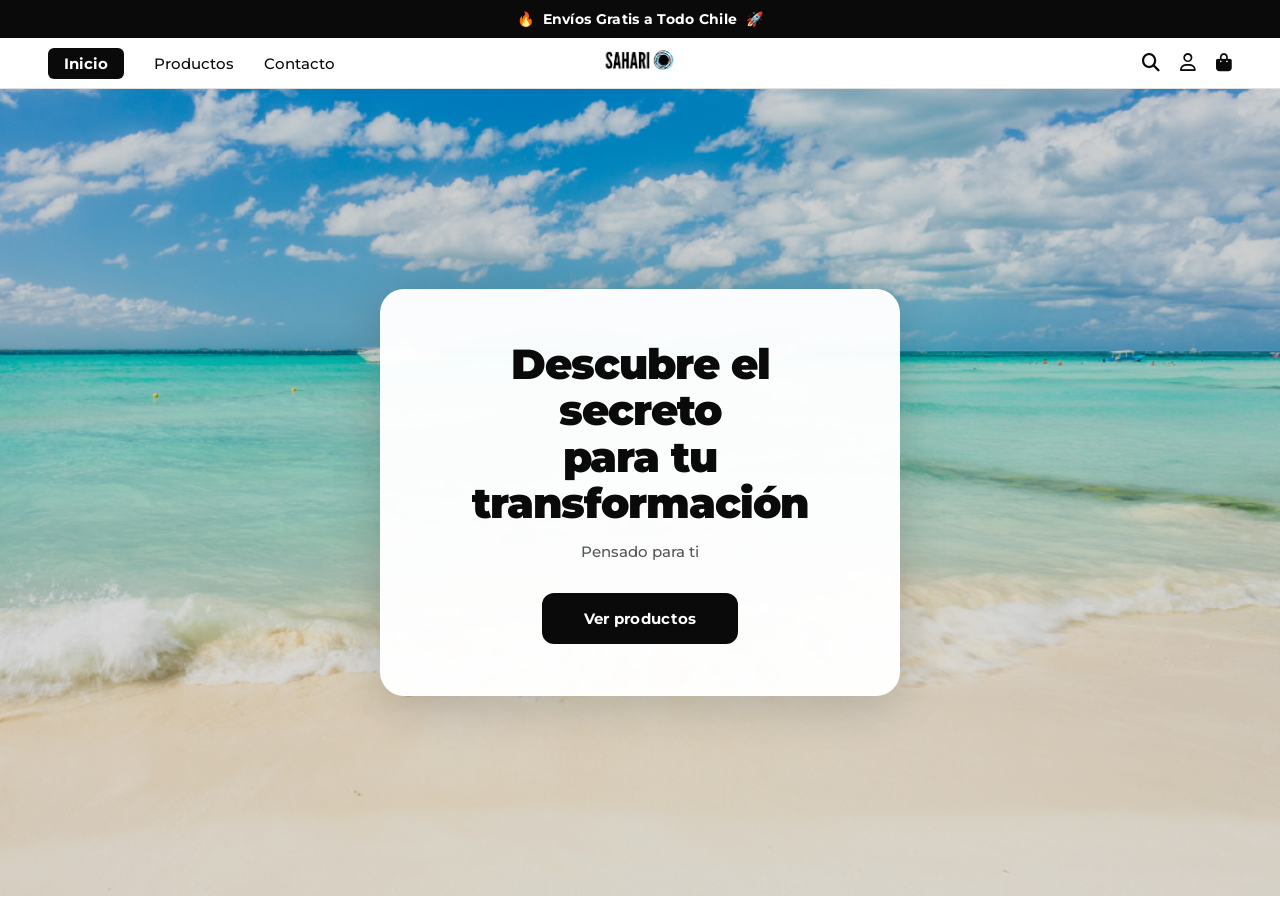
<file: index.html>
<!DOCTYPE html>
<html lang="es">
<head>
  <meta charset="UTF-8" />
  <meta name="viewport" content="width=device-width, initial-scale=1.0"/>
  <title>SAHARI – Inicio</title>
  <link rel="stylesheet" href="styles.css" />
  <!-- Font Awesome -->
  <link rel="stylesheet" href="https://cdnjs.cloudflare.com/ajax/libs/font-awesome/6.5.0/css/all.min.css"/>
  <!-- Google Fonts -->
  <link href="https://fonts.googleapis.com/css2?family=Bebas+Neue&family=Montserrat:wght@400;500;600;700;800;900&display=swap" rel="stylesheet"/>
  <style>
    /* Estilos específicos index */
    .hero {
      background: linear-gradient(to bottom, #b8dce8 0%, #6ab8d4 40%, #3a8fa8 100%);
    }
  </style>
</head>
<body>

  <!-- ANNOUNCEMENT BAR -->
  <div class="announcement-bar">
    🔥 &nbsp;<strong>Envíos Gratis a Todo Chile</strong>&nbsp; 🚀
  </div>

  <!-- NAVBAR -->
  <nav class="navbar">
    <ul class="nav-links">
      <li><a href="index.html" class="active">Inicio</a></li>
      <li><a href="productos.html">Productos</a></li>
      <li><a href="contacto.html">Contacto</a></li>
    </ul>

    <div class="nav-logo">
      <a href="index.html">
        <img src="img/logo.png" alt="SAHARI Logo" />
      </a>
    </div>

    <div class="nav-icons">
      <a href="#" aria-label="Buscar"><i class="fa-solid fa-magnifying-glass"></i></a>
      <a href="#" aria-label="Cuenta"><i class="fa-regular fa-user"></i></a>
      <a href="#" aria-label="Carrito"><i class="fa-solid fa-bag-shopping"></i></a>
    </div>
  </nav>

  <!-- HERO SECTION -->
  <section class="hero">
    <!-- Fondo: imagen de playa/persona -->
    <img
      src="img/hero-bg.jpg"
      alt="Hero background"
      class="hero-bg"
      onerror="this.style.display='none'"
    />

    <!-- Card central -->
    <div class="hero-card">
      <h1>Descubre el secreto<br/>para tu<br/>transformación</h1>
      <p>Pensado para ti</p>
      <a href="productos.html" class="btn-primary">Ver productos</a>
    </div>
  </section>

</body>
</html>
</file>
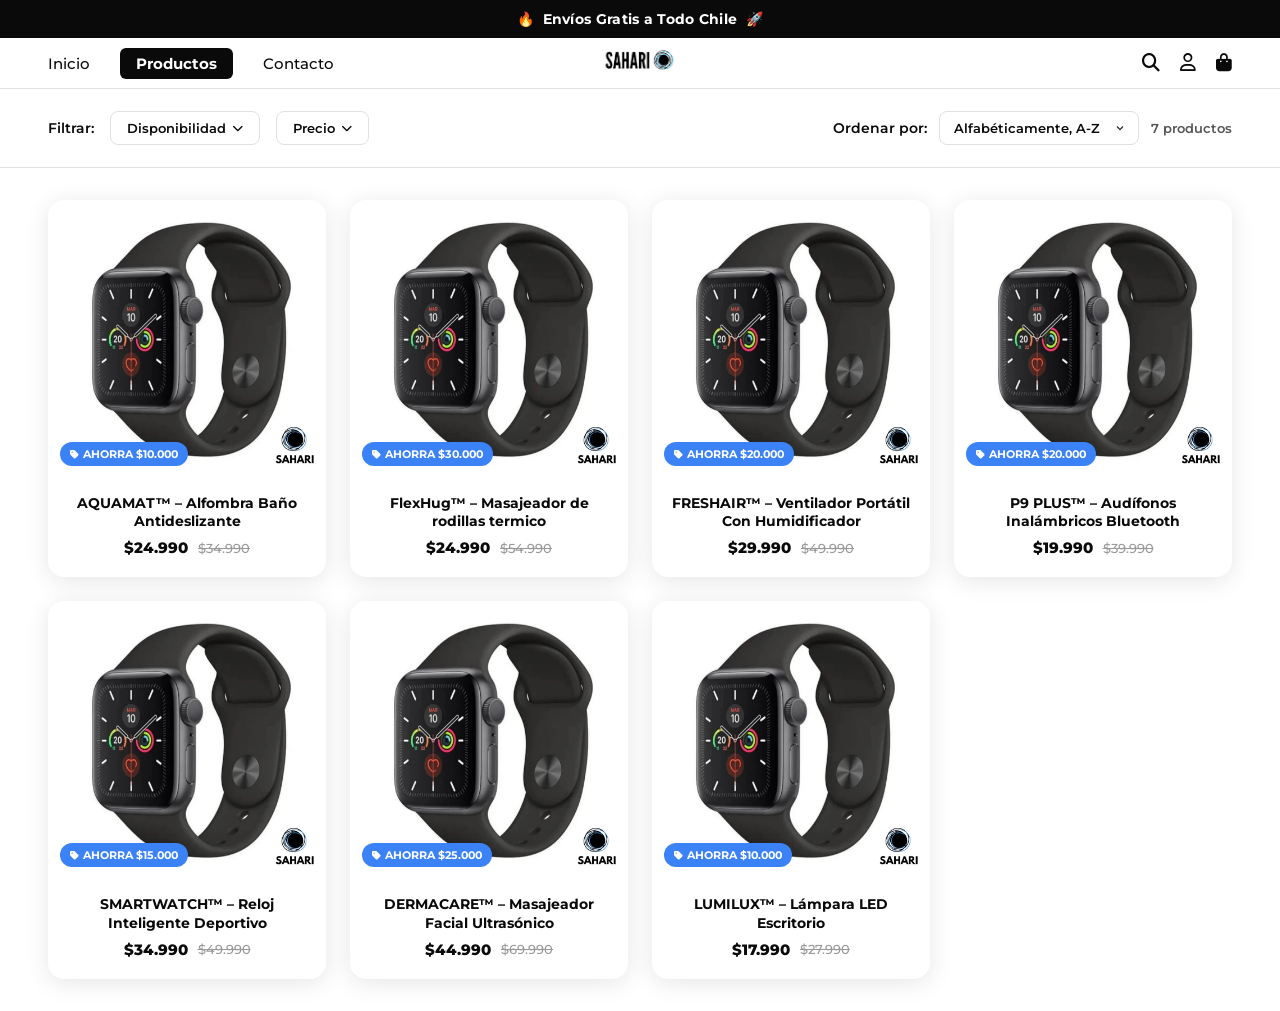
<file: productos.html>
<!DOCTYPE html>
<html lang="es">
<head>
  <meta charset="UTF-8" />
  <meta name="viewport" content="width=device-width, initial-scale=1.0"/>
  <title>SAHARI – Productos</title>
  <link rel="stylesheet" href="styles.css" />
  <link rel="stylesheet" href="https://cdnjs.cloudflare.com/ajax/libs/font-awesome/6.5.0/css/all.min.css"/>
  <link href="https://fonts.googleapis.com/css2?family=Bebas+Neue&family=Montserrat:wght@400;500;600;700;800;900&display=swap" rel="stylesheet"/>
</head>
<body>

  <!-- ANNOUNCEMENT BAR -->
  <div class="announcement-bar">
    🔥 &nbsp;<strong>Envíos Gratis a Todo Chile</strong>&nbsp; 🚀
  </div>

  <!-- NAVBAR -->
  <nav class="navbar">
    <ul class="nav-links">
      <li><a href="index.html">Inicio</a></li>
      <li><a href="productos.html" class="active">Productos</a></li>
      <li><a href="contacto.html">Contacto</a></li>
    </ul>

    <div class="nav-logo">
      <a href="index.html">
        <img src="img/logo.png" alt="SAHARI Logo" />
      </a>
    </div>

    <div class="nav-icons">
      <a href="#" aria-label="Buscar"><i class="fa-solid fa-magnifying-glass"></i></a>
      <a href="#" aria-label="Cuenta"><i class="fa-regular fa-user"></i></a>
      <a href="#" aria-label="Carrito"><i class="fa-solid fa-bag-shopping"></i></a>
    </div>
  </nav>

  <!-- FILTROS / HEADER -->
  <div class="products-header">
    <div class="filter-group">
      <span>Filtrar:</span>
      <button class="filter-btn">Disponibilidad <i class="fa-solid fa-chevron-down" style="font-size:11px;"></i></button>
      <button class="filter-btn">Precio <i class="fa-solid fa-chevron-down" style="font-size:11px;"></i></button>
    </div>
    <div class="sort-group">
      <span>Ordenar por:</span>
      <select class="sort-select">
        <option>Alfabéticamente, A-Z</option>
        <option>Alfabéticamente, Z-A</option>
        <option>Precio: Menor a Mayor</option>
        <option>Precio: Mayor a Menor</option>
      </select>
      <span class="products-count">7 productos</span>
    </div>
  </div>

  <!-- PRODUCTOS GRID -->
  <div class="products-grid">

    <!-- Producto 1 -->
    <div class="product-card">
      <div class="product-image-wrapper">
        <img src="img/smartwatch-negro.jpg" alt="Smartwatch Negro" class="img-default" />
        <img src="img/smartwatch-rosa.jpg" alt="Smartwatch Rosa" class="img-hover" />
        <div class="savings-badge">
          <i class="fa-solid fa-tag" style="font-size:10px;"></i> AHORRA $10.000
        </div>
      </div>
      <div class="product-info">
        <h3>AQUAMAT™ – Alfombra Baño Antideslizante</h3>
        <div class="product-prices">
          <span class="price-current">$24.990</span>
          <span class="price-old">$34.990</span>
        </div>
      </div>
    </div>

    <!-- Producto 2 -->
    <div class="product-card">
      <div class="product-image-wrapper">
        <img src="img/smartwatch-negro.jpg" alt="Smartwatch Negro" class="img-default" />
        <img src="img/smartwatch-rosa.jpg" alt="Smartwatch Rosa" class="img-hover" />
        <div class="savings-badge">
          <i class="fa-solid fa-tag" style="font-size:10px;"></i> AHORRA $30.000
        </div>
      </div>
      <div class="product-info">
        <h3>FlexHug™ – Masajeador de rodillas termico</h3>
        <div class="product-prices">
          <span class="price-current">$24.990</span>
          <span class="price-old">$54.990</span>
        </div>
      </div>
    </div>

    <!-- Producto 3 -->
    <div class="product-card">
      <div class="product-image-wrapper">
        <img src="img/smartwatch-negro.jpg" alt="Smartwatch Negro" class="img-default" />
        <img src="img/smartwatch-rosa.jpg" alt="Smartwatch Rosa" class="img-hover" />
        <div class="savings-badge">
          <i class="fa-solid fa-tag" style="font-size:10px;"></i> AHORRA $20.000
        </div>
      </div>
      <div class="product-info">
        <h3>FRESHAIR™ – Ventilador Portátil Con Humidificador</h3>
        <div class="product-prices">
          <span class="price-current">$29.990</span>
          <span class="price-old">$49.990</span>
        </div>
      </div>
    </div>

    <!-- Producto 4 -->
    <div class="product-card">
      <div class="product-image-wrapper">
        <img src="img/smartwatch-negro.jpg" alt="Smartwatch Negro" class="img-default" />
        <img src="img/smartwatch-rosa.jpg" alt="Smartwatch Rosa" class="img-hover" />
        <div class="savings-badge">
          <i class="fa-solid fa-tag" style="font-size:10px;"></i> AHORRA $20.000
        </div>
      </div>
      <div class="product-info">
        <h3>P9 PLUS™ – Audífonos Inalámbricos Bluetooth</h3>
        <div class="product-prices">
          <span class="price-current">$19.990</span>
          <span class="price-old">$39.990</span>
        </div>
      </div>
    </div>

    <!-- Producto 5 -->
    <div class="product-card">
      <div class="product-image-wrapper">
        <img src="img/smartwatch-negro.jpg" alt="Smartwatch Negro" class="img-default" />
        <img src="img/smartwatch-rosa.jpg" alt="Smartwatch Rosa" class="img-hover" />
        <div class="savings-badge">
          <i class="fa-solid fa-tag" style="font-size:10px;"></i> AHORRA $15.000
        </div>
      </div>
      <div class="product-info">
        <h3>SMARTWATCH™ – Reloj Inteligente Deportivo</h3>
        <div class="product-prices">
          <span class="price-current">$34.990</span>
          <span class="price-old">$49.990</span>
        </div>
      </div>
    </div>

    <!-- Producto 6 -->
    <div class="product-card">
      <div class="product-image-wrapper">
        <img src="img/smartwatch-negro.jpg" alt="Smartwatch Negro" class="img-default" />
        <img src="img/smartwatch-rosa.jpg" alt="Smartwatch Rosa" class="img-hover" />
        <div class="savings-badge">
          <i class="fa-solid fa-tag" style="font-size:10px;"></i> AHORRA $25.000
        </div>
      </div>
      <div class="product-info">
        <h3>DERMACARE™ – Masajeador Facial Ultrasónico</h3>
        <div class="product-prices">
          <span class="price-current">$44.990</span>
          <span class="price-old">$69.990</span>
        </div>
      </div>
    </div>

    <!-- Producto 7 -->
    <div class="product-card">
      <div class="product-image-wrapper">
        <img src="img/smartwatch-negro.jpg" alt="Smartwatch Negro" class="img-default" />
        <img src="img/smartwatch-rosa.jpg" alt="Smartwatch Rosa" class="img-hover" />
        <div class="savings-badge">
          <i class="fa-solid fa-tag" style="font-size:10px;"></i> AHORRA $10.000
        </div>
      </div>
      <div class="product-info">
        <h3>LUMILUX™ – Lámpara LED Escritorio</h3>
        <div class="product-prices">
          <span class="price-current">$17.990</span>
          <span class="price-old">$27.990</span>
        </div>
      </div>
    </div>

  </div>

</body>
</html>
</file>
<file: styles.css>
/* ===== SAHARI STORE - ESTILOS GLOBALES ===== */
@import url('https://fonts.googleapis.com/css2?family=Bebas+Neue&family=Montserrat:wght@400;500;600;700;800;900&display=swap');

:root {
  --black: #0a0a0a;
  --white: #ffffff;
  --gray-light: #f5f5f5;
  --gray-medium: #e0e0e0;
  --gray-text: #555555;
  --accent: #111111;
  --badge-blue: #3b82f6;
  --price-old: #999999;
  --announcement-bg: #0a0a0a;
  --radius: 16px;
  --shadow: 0 4px 24px rgba(0,0,0,0.10);
}

*, *::before, *::after {
  box-sizing: border-box;
  margin: 0;
  padding: 0;
}

body {
  font-family: 'Montserrat', sans-serif;
  color: var(--black);
  background: var(--white);
  overflow-x: hidden;
}

a {
  text-decoration: none;
  color: inherit;
}

/* ===== ANNOUNCEMENT BAR ===== */
.announcement-bar {
  background: var(--announcement-bg);
  color: var(--white);
  text-align: center;
  padding: 10px 20px;
  font-size: 14px;
  font-weight: 600;
  letter-spacing: 0.3px;
}

/* ===== NAVBAR ===== */
.navbar {
  display: flex;
  align-items: center;
  justify-content: space-between;
  padding: 14px 48px;
  background: var(--white);
  border-bottom: 1px solid var(--gray-medium);
  position: sticky;
  top: 0;
  z-index: 100;
}

.nav-links {
  display: flex;
  align-items: center;
  gap: 30px;
  list-style: none;
  font-size: 15px;
  font-weight: 500;
}

.nav-links a {
  color: var(--black);
  transition: opacity 0.2s;
}

.nav-links a:hover {
  opacity: 0.6;
}

.nav-links .active {
  background: var(--black);
  color: var(--white);
  padding: 6px 16px;
  border-radius: 6px;
  font-weight: 700;
}

.nav-logo {
  position: absolute;
  left: 50%;
  transform: translateX(-50%);
}

.nav-logo img {
  height: 44px;
  width: auto;
  object-fit: contain;
}

.nav-icons {
  display: flex;
  align-items: center;
  gap: 20px;
}

.nav-icons a {
  color: var(--black);
  font-size: 18px;
  transition: opacity 0.2s;
}

.nav-icons a:hover {
  opacity: 0.6;
}

/* ===== HERO SECTION ===== */
.hero {
  position: relative;
  height: calc(100vh - 93px);
  min-height: 520px;
  overflow: hidden;
  display: flex;
  align-items: center;
  justify-content: center;
}

.hero-bg {
  position: absolute;
  inset: 0;
  width: 100%;
  height: 100%;
  object-fit: cover;
  object-position: center top;
  filter: brightness(0.85);
}

.hero-card {
  position: relative;
  z-index: 2;
  background: rgba(255,255,255,0.97);
  border-radius: 24px;
  padding: 52px 64px;
  text-align: center;
  box-shadow: 0 8px 48px rgba(0,0,0,0.18);
  max-width: 520px;
  width: 90%;
  backdrop-filter: blur(2px);
}

.hero-card h1 {
  font-family: 'Montserrat', sans-serif;
  font-size: 42px;
  font-weight: 900;
  line-height: 1.1;
  color: var(--black);
  margin-bottom: 16px;
  letter-spacing: -1px;
}

.hero-card p {
  font-size: 15px;
  color: var(--gray-text);
  margin-bottom: 32px;
  font-weight: 500;
}

.btn-primary {
  display: inline-block;
  background: var(--black);
  color: var(--white);
  padding: 16px 42px;
  border-radius: 12px;
  font-size: 15px;
  font-weight: 700;
  letter-spacing: 0.3px;
  border: none;
  cursor: pointer;
  transition: background 0.2s, transform 0.15s;
}

.btn-primary:hover {
  background: #333;
  transform: translateY(-2px);
}

/* ===== PRODUCTS PAGE ===== */
.products-header {
  display: flex;
  align-items: center;
  justify-content: space-between;
  padding: 22px 48px;
  border-bottom: 1px solid var(--gray-medium);
  flex-wrap: wrap;
  gap: 12px;
}

.filter-group {
  display: flex;
  align-items: center;
  gap: 16px;
}

.filter-group span {
  font-size: 14px;
  font-weight: 600;
  color: var(--black);
}

.filter-btn {
  display: flex;
  align-items: center;
  gap: 6px;
  border: 1.5px solid var(--gray-medium);
  border-radius: 8px;
  padding: 8px 16px;
  font-size: 13px;
  font-weight: 600;
  background: var(--white);
  cursor: pointer;
  transition: border-color 0.2s;
  font-family: 'Montserrat', sans-serif;
  color: var(--black);
}

.filter-btn:hover {
  border-color: var(--black);
}

.sort-group {
  display: flex;
  align-items: center;
  gap: 12px;
  font-size: 14px;
  font-weight: 600;
}

.sort-select {
  border: 1.5px solid var(--gray-medium);
  border-radius: 8px;
  padding: 8px 36px 8px 14px;
  font-size: 13px;
  font-family: 'Montserrat', sans-serif;
  font-weight: 600;
  background: var(--white);
  cursor: pointer;
  appearance: none;
  background-image: url("data:image/svg+xml,%3Csvg xmlns='http://www.w3.org/2000/svg' width='12' height='12' viewBox='0 0 24 24' fill='none' stroke='%23333' stroke-width='2.5'%3E%3Cpolyline points='6 9 12 15 18 9'/%3E%3C/svg%3E");
  background-repeat: no-repeat;
  background-position: right 12px center;
  color: var(--black);
}

.products-count {
  font-size: 13px;
  font-weight: 600;
  color: var(--gray-text);
}

.products-grid {
  display: grid;
  grid-template-columns: repeat(4, 1fr);
  gap: 24px;
  padding: 32px 48px;
}

/* ===== PRODUCT CARD ===== */
.product-card {
  background: var(--white);
  border-radius: var(--radius);
  overflow: hidden;
  box-shadow: var(--shadow);
  transition: box-shadow 0.25s, transform 0.2s;
  cursor: pointer;
}

.product-card:hover {
  box-shadow: 0 8px 40px rgba(0,0,0,0.16);
  transform: translateY(-3px);
}

.product-image-wrapper {
  position: relative;
  overflow: hidden;
  aspect-ratio: 1 / 1;
  background: var(--gray-light);
}

.product-image-wrapper img {
  width: 100%;
  height: 100%;
  object-fit: cover;
  display: block;
  transition: opacity 0.35s ease;
}

.product-image-wrapper .img-hover {
  position: absolute;
  inset: 0;
  opacity: 0;
  transition: opacity 0.35s ease;
}

.product-card:hover .img-hover {
  opacity: 1;
}

.product-card:hover .img-default {
  opacity: 0;
}

.savings-badge {
  position: absolute;
  bottom: 12px;
  left: 12px;
  background: var(--badge-blue);
  color: var(--white);
  font-size: 11px;
  font-weight: 700;
  padding: 5px 10px;
  border-radius: 20px;
  display: flex;
  align-items: center;
  gap: 4px;
  z-index: 2;
}

.product-info {
  padding: 16px 16px 20px;
}

.product-info h3 {
  font-size: 13.5px;
  font-weight: 700;
  color: var(--black);
  margin-bottom: 8px;
  line-height: 1.35;
  text-align: center;
}

.product-prices {
  display: flex;
  align-items: center;
  justify-content: center;
  gap: 10px;
}

.price-current {
  font-size: 15px;
  font-weight: 800;
  color: var(--black);
}

.price-old {
  font-size: 13px;
  font-weight: 500;
  color: var(--price-old);
  text-decoration: line-through;
}

/* ===== CONTACT PAGE ===== */
.contact-container {
  max-width: 760px;
  margin: 60px auto;
  padding: 0 24px;
}

.contact-container h1 {
  font-size: 36px;
  font-weight: 900;
  text-align: center;
  margin-bottom: 48px;
  color: var(--black);
  letter-spacing: -0.5px;
}

.contact-form {
  display: flex;
  flex-direction: column;
  gap: 18px;
}

.form-row {
  display: grid;
  grid-template-columns: 1fr 1fr;
  gap: 18px;
}

.form-group {
  position: relative;
}

.form-group label {
  position: absolute;
  top: 10px;
  left: 16px;
  font-size: 11px;
  font-weight: 600;
  color: var(--gray-text);
  pointer-events: none;
  transition: all 0.2s;
}

.form-control {
  width: 100%;
  border: 1.5px solid var(--gray-medium);
  border-radius: 12px;
  padding: 28px 16px 10px;
  font-size: 15px;
  font-family: 'Montserrat', sans-serif;
  font-weight: 500;
  color: var(--black);
  background: var(--white);
  outline: none;
  transition: border-color 0.2s;
}

.form-control:focus {
  border-color: var(--black);
}

textarea.form-control {
  min-height: 140px;
  resize: vertical;
}

.btn-submit {
  width: 100%;
  background: var(--black);
  color: var(--white);
  padding: 18px;
  border-radius: 12px;
  font-size: 16px;
  font-weight: 700;
  border: none;
  cursor: pointer;
  font-family: 'Montserrat', sans-serif;
  letter-spacing: 0.3px;
  transition: background 0.2s, transform 0.15s;
  margin-top: 8px;
}

.btn-submit:hover {
  background: #333;
  transform: translateY(-2px);
}

/* ===== TOAST NOTIFICATION ===== */
.toast {
  position: fixed;
  bottom: 32px;
  right: 32px;
  background: #1a1a1a;
  color: #fff;
  padding: 18px 28px;
  border-radius: 14px;
  box-shadow: 0 8px 32px rgba(0,0,0,0.25);
  font-size: 14px;
  font-weight: 600;
  display: flex;
  align-items: center;
  gap: 12px;
  z-index: 9999;
  transform: translateY(80px);
  opacity: 0;
  transition: all 0.35s cubic-bezier(0.34, 1.56, 0.64, 1);
}

.toast.show {
  transform: translateY(0);
  opacity: 1;
}

.toast-icon {
  font-size: 22px;
}

.toast-text strong {
  display: block;
  font-size: 15px;
  margin-bottom: 2px;
}

.toast-text span {
  font-size: 12px;
  opacity: 0.7;
  font-weight: 400;
}

/* ===== RESPONSIVE ===== */
@media (max-width: 1024px) {
  .products-grid {
    grid-template-columns: repeat(2, 1fr);
  }
}

@media (max-width: 768px) {
  .navbar {
    padding: 12px 20px;
  }
  .products-grid {
    grid-template-columns: repeat(2, 1fr);
    padding: 20px;
    gap: 14px;
  }
  .hero-card h1 {
    font-size: 30px;
  }
  .hero-card {
    padding: 36px 28px;
  }
  .form-row {
    grid-template-columns: 1fr;
  }
  .products-header {
    padding: 16px 20px;
  }
}

@media (max-width: 480px) {
  .products-grid {
    grid-template-columns: 1fr 1fr;
  }
  .nav-links {
    gap: 14px;
    font-size: 13px;
  }
}
</file>
